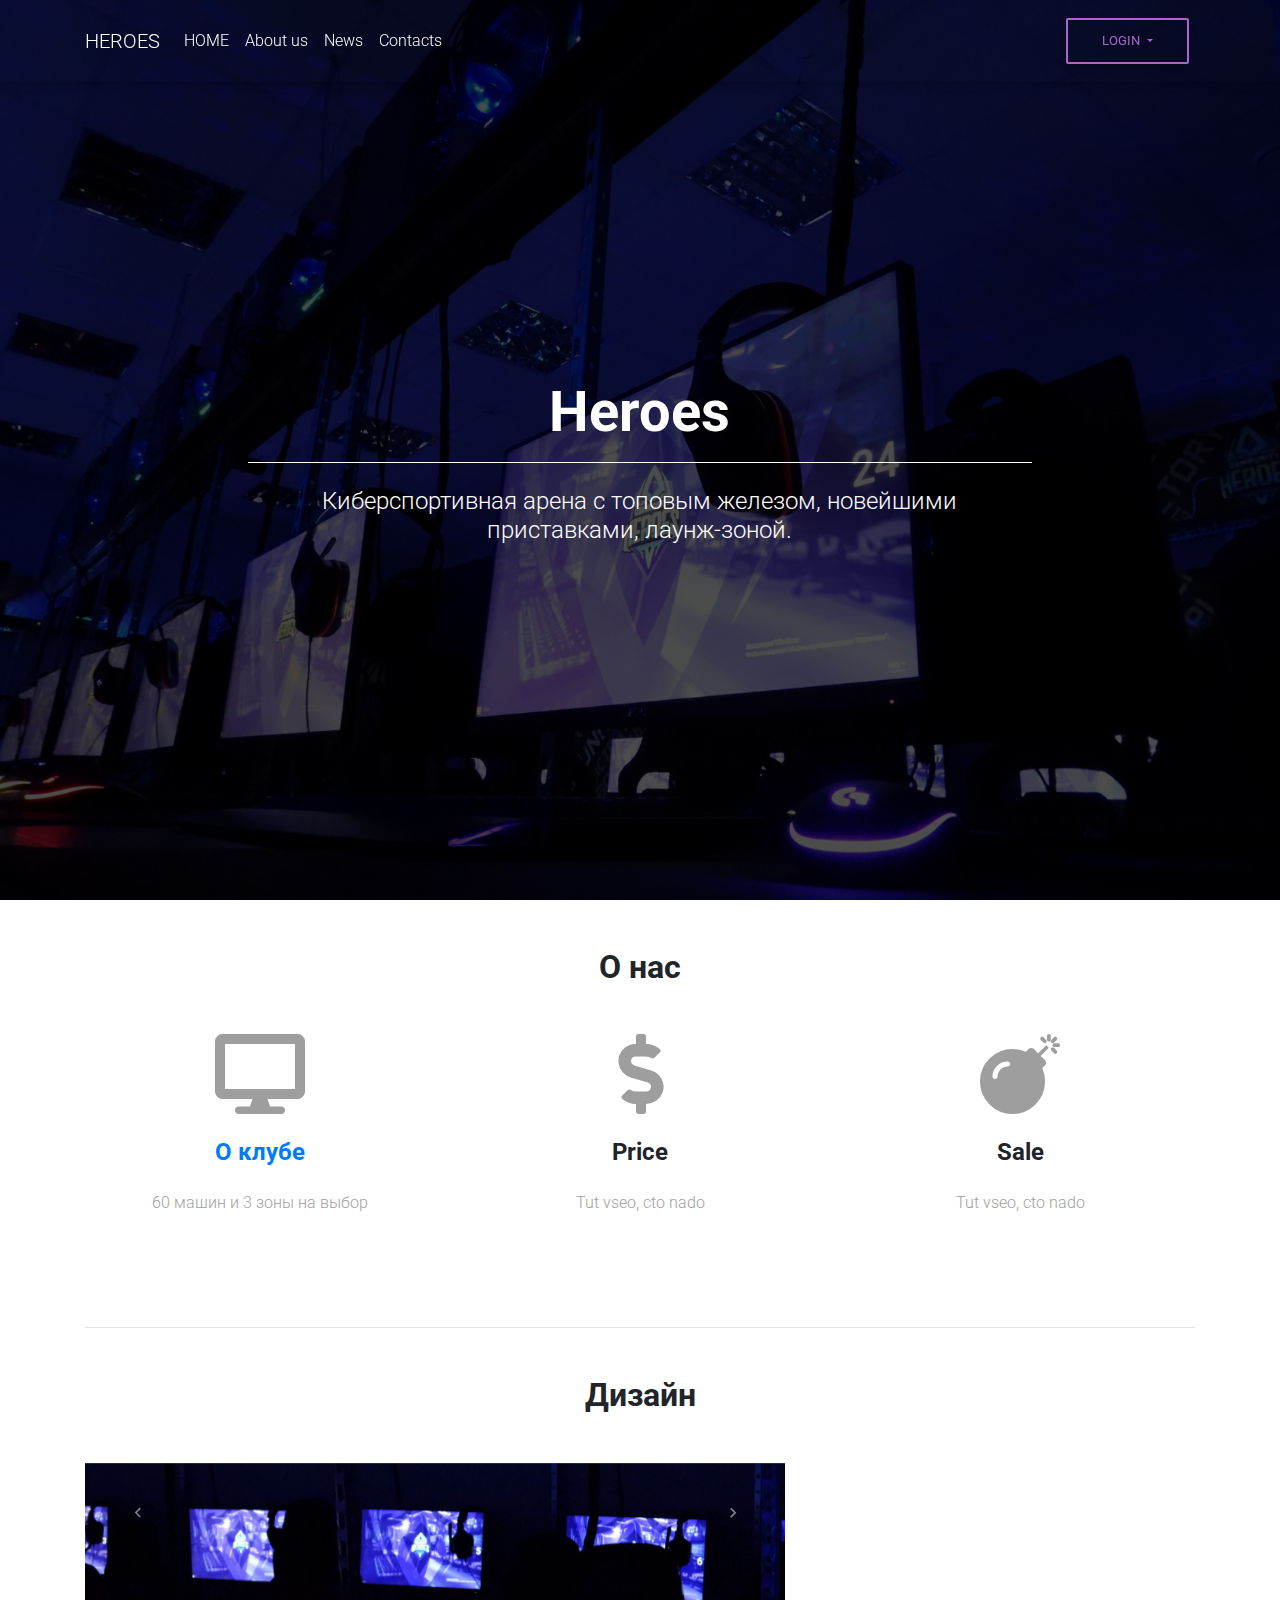
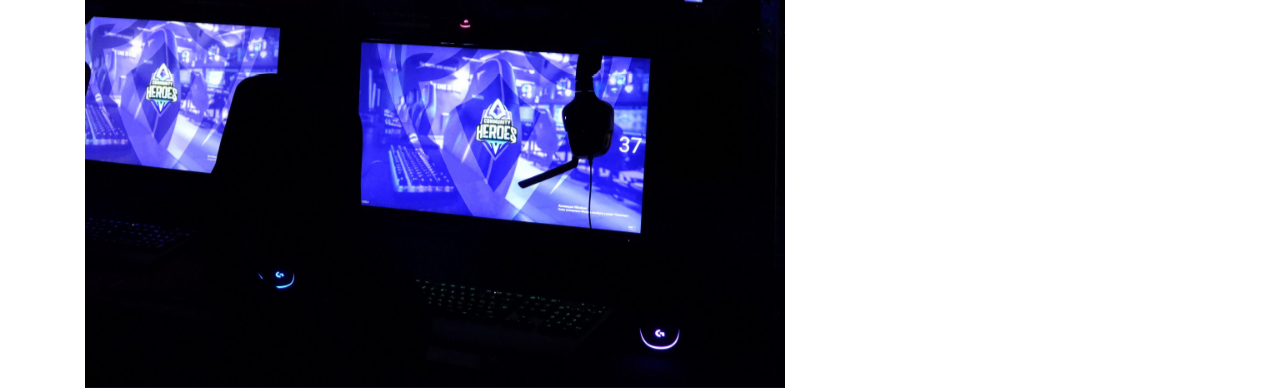
<file: index.html>
<!DOCTYPE html>
<html lang="en">
<head>
  <meta charset="UTF-8">
  <meta name="viewport" content="width=device-width, initial-scale=1, shrink-to-fit=no">
  <meta http-equiv="x-ua-compatible" content="ie=edge">
  <title>Material Design for Bootstrap</title>
  <!-- MDB icon -->
  <link rel="icon" href="img/mdb-favicon.ico" type="image/x-icon">
  <!-- Font Awesome -->
  <link rel="stylesheet" href="https://use.fontawesome.com/releases/v5.11.2/css/all.css">
  <!-- Google Fonts Roboto -->
  <link rel="stylesheet" href="https://fonts.googleapis.com/css?family=Roboto:300,400,500,700&display=swap">
  <!-- Bootstrap core CSS -->
  <link rel="stylesheet" href="css/bootstrap.min.css">
  <!-- Material Design Bootstrap -->
  <link rel="stylesheet" href="css/mdb.min.css">
  <!-- Your custom styles (optional) -->
  <link rel="stylesheet" href="css/style.css">
</head>

<body>

  <header>
    <nav class="navbar navbar-expand-lg navbar-dark fixed-top scrolling-navbar">
      <div class="container">
        <a href="#" class="navbar-brand">HEROES</a>

        <button class="navbar-toggler" type="button" data-toggle="collapse" dara-targer="#basicExampleNav" aria-controls="basicExampleNav" aria-expanded="false" aria-label="Toggle Navigation">
          <span class="navbar-toggler-icon"></span>
        </button>

        <div class="collapse navbar-collapse" id="basicExampleNav">
          <ul class="navbar-nav mr-auto smooth-scroll">
            <li class="nav-item">
              <a href="#intro" class="nav-link waves-effect waves-light">HOME</a>
            </li>
            <li class="nav-item">
              <a href="#about" class="nav-link waves-effect waves-light">About us</a>
            </li>
            <li class="nav-item">
              <a href="#news" class="nav-link waves-effect waves-light">News</a>
            </li>
            <li class="nav-item">
              <a href="#gallery" class="nav-link waves-effect waves-light">Contacts</a>
            </li>

          </ul>
          <ul class="nav navbar-nav flex-row justify-content-between ml-auto">
            <button type="button" id="dropdownMenu1" data-toggle="dropdown" class="btn btn-outline-secondary dropdown-toggle">Login <span class="caret"></span></button>
            <ul class="dropdown-menu dropdown-menu-right mt-2">
             <li class="px-3 py-2">
               <form class="form" role="form">
                <div class="form-group">
                  <input id="emailInput" placeholder="Email" class="form-control form-control-sm" type="text" required="">
                </div>
                <div class="form-group">
                  <input id="passwordInput" placeholder="Password" class="form-control form-control-sm" type="text" required="">
                </div>
                <div class="form-group">
                  <button type="submit" class="btn btn-primary btn-block">Login</button>
                </div>
                <div class="form-group text-center">
                  <small><a href="#" data-toggle="modal" data-target="#modalPassword">Forgot password?</a></small>
                </div>
              </form>
            </li>
          </ul>
        </ul>
        
      </div>   
    </div>
  </nav>

  <div id="intro" class="view">
    <div class="mask rgba-black-strong">
      <div class="container-fluid d-flex align-items-center justify-content-center h-100">
        <div class="row d-flex justify-content-center text-center">
          <div class="col-md-10">
            <h2 class="display-4 font-weight-bold white-text pt-5 mb-2">
              Heroes 
            </h2>
            <hr class="hr-light">
            <h4 class="white-text my-4">Киберспортивная арена с топовым железом, новейшими приставками, лаунж-зоной.</h4>
              <!--<button class="btn-outline-white waves-effect waves-light">Read More <i class="fa fa-book"></i>
                <div id="about" class="view"></div>
              </button>-->
            </div>
          </div>
        </div>
      </div>
    </div>
  </header>

  <main class="mt-5">
    <div class="container">
      <section id="about" class="text-center">
        <h2 class="mb-5 font-weight-bold"> О нас</h2>

        <div class="row">
          <div class="col-md-4 mb-5">
            <i class="fa fa-desktop fa-5x grey-text"></i>
            <a href="setings.html"><h4 class="my-4 font-weight-bold">О клубе</h4></a>
            
            <p class="grey-text"> 60 машин и 3 зоны на выбор</p>
          </div>
          <div class="col-md-4 mb-5">
            <i class="fa fa-dollar-sign fa-5x grey-text"></i>
            <h4 class="my-4 font-weight-bold">Price</h4>
            <p class="grey-text"> Tut vseo, cto nado</p>
          </div>
          <div class="col-md-4 mb-5">
            <i class="fa fa-bomb fa-5x grey-text"></i>
            <h4 class="my-4 font-weight-bold">Sale</h4>
            <p class="grey-text"> Tut vseo, cto nado</p>
          </div>
        </div>
      </section>
      <hr class="my-5">

      <section id="news" class="text-center">
        <h2 class="mb-5 font-weight-bold">Дизайн</h2>

        <div id="carouselExampleControls" class="carousel slide size-img " style="width:700px  " data-ride="carousel">
          <div class="carousel-inner">
            <div class="carousel-item active">
              <img class="d-block w-100" src="img/gal1.jpg" alt="First slide" >
            </div>
            <div class="carousel-item">
              <img class="d-block w-100" src="img/gal2.jpg" alt="Second slide">
            </div>
            <div class="carousel-item">
              <img class="d-block w-100" src="img/gal3.jpg" alt="Third slide">
            </div>
            <div class="carousel-item">
              <img class="d-block w-100" src="img/gal4.jpg" alt="Fourth slide">
            </div>

          </div>
          <a class="carousel-control-prev" href="#carouselExampleControls" role="button" data-slide="prev">
            <span class="carousel-control-prev-icon" aria-hidden="true"></span>
            <span class="sr-only">Previous</span>
          </a>
          <a class="carousel-control-next" href="#carouselExampleControls" role="button" data-slide="next">
            <span class="carousel-control-next-icon" aria-hidden="true"></span>
            <span class="sr-only">Next</span>
          </a>
        </div>


        
      </section>





    </div>
  </main>

  <!-- jQuery -->
  <script type="text/javascript" src="js/jquery.min.js"></script>
  <!-- Bootstrap tooltips -->
  <script type="text/javascript" src="js/popper.min.js"></script>
  <!-- Bootstrap core JavaScript -->
  <script type="text/javascript" src="js/bootstrap.min.js"></script>
  <!-- MDB core JavaScript -->
  <script type="text/javascript" src="js/mdb.min.js"></script>
  <!-- Your custom scripts (optional) -->
  <script type="text/javascript"></script>

</body>

</html>
</file>
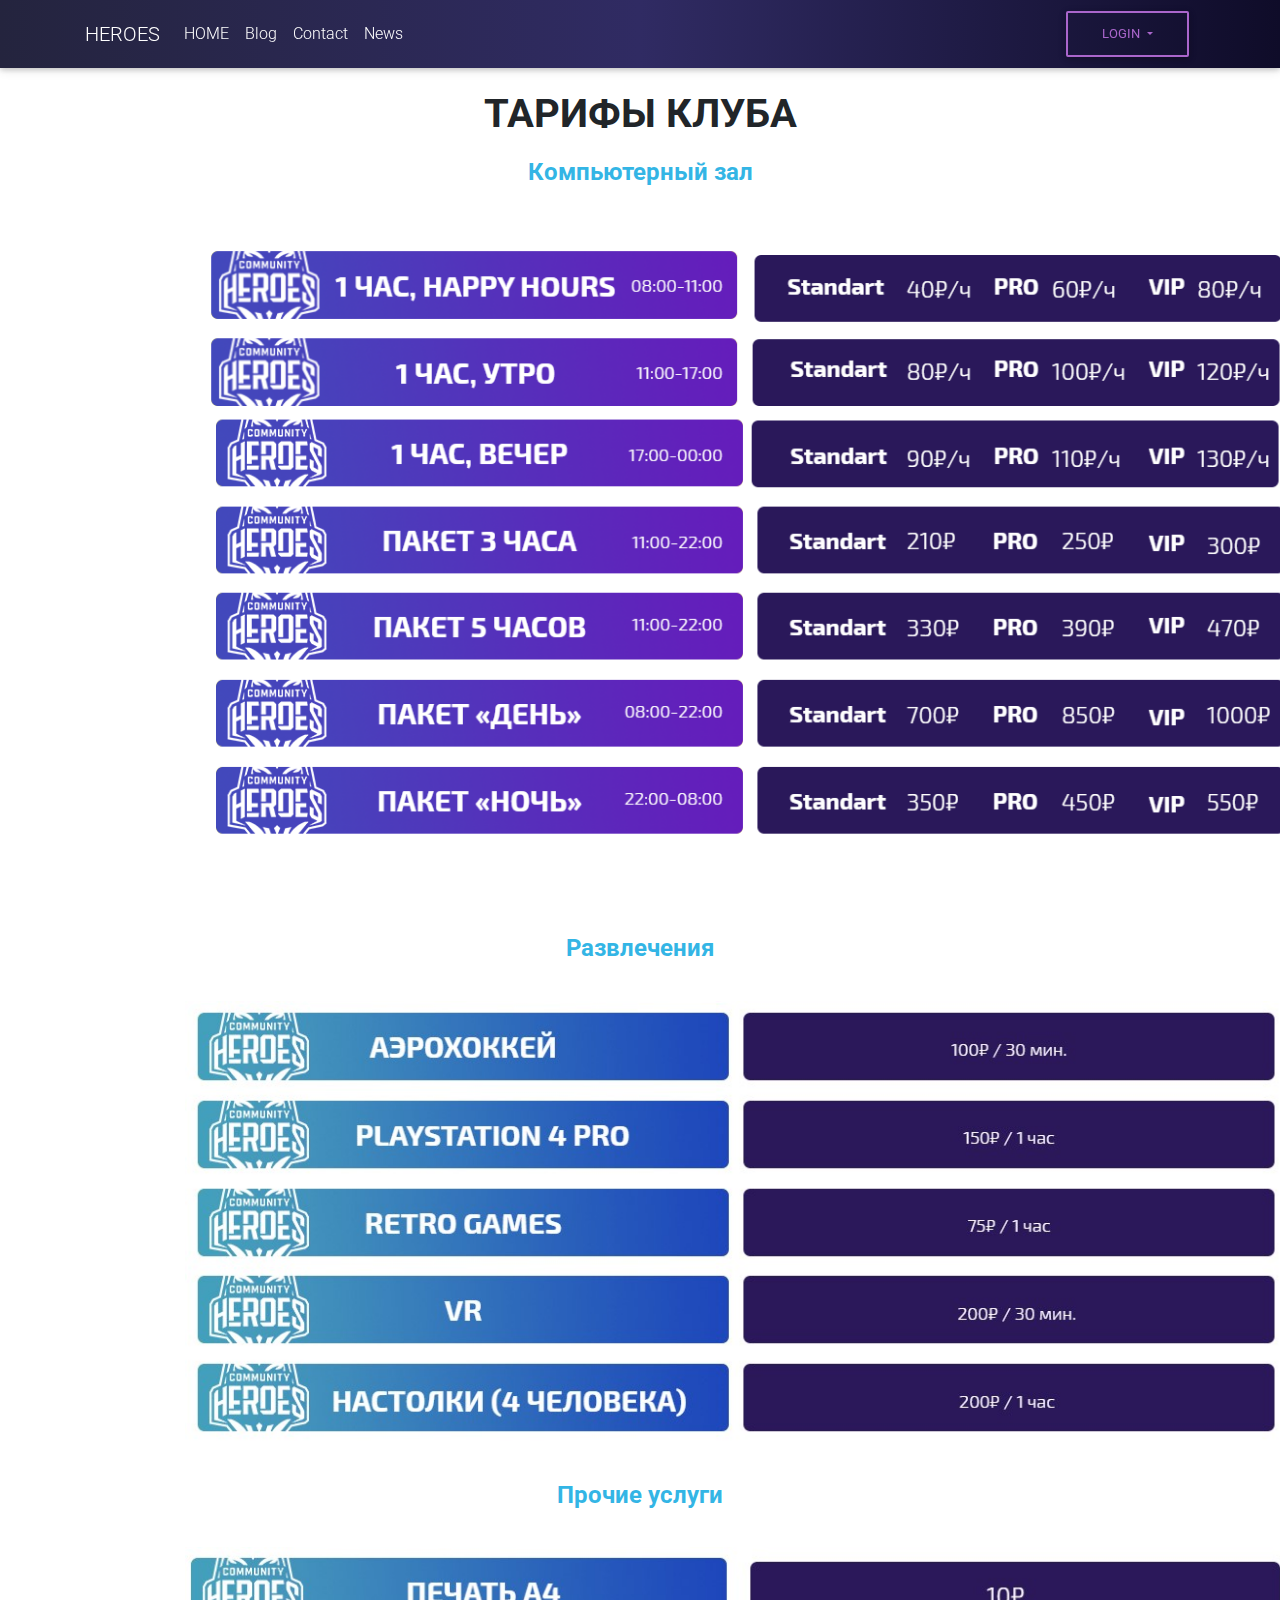
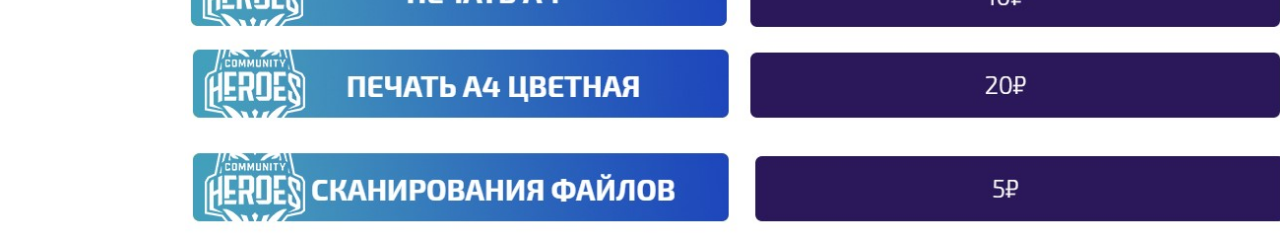
<file: price.html>
<!DOCTYPE html>
<html lang="en">
<head>
  <meta charset="UTF-8">
  <meta name="viewport" content="width=device-width, initial-scale=1, shrink-to-fit=no">
  <meta http-equiv="x-ua-compatible" content="ie=edge">
  <title>Material Design for Bootstrap</title>
  <!-- MDB icon -->
  <link rel="icon" href="img/mdb-favicon.ico" type="image/x-icon">
  <!-- Font Awesome -->
  <link rel="stylesheet" href="https://use.fontawesome.com/releases/v5.11.2/css/all.css">
  <!-- Google Fonts Roboto -->
  <link rel="stylesheet" href="https://fonts.googleapis.com/css?family=Roboto:300,400,500,700&display=swap">
  <!-- Bootstrap core CSS -->
  <link rel="stylesheet" href="css/bootstrap.min.css">
  <!-- Material Design Bootstrap -->
  <link rel="stylesheet" href="css/mdb.min.css">
  <!-- Your custom styles (optional) -->
  <link rel="stylesheet" href="css/style.css">
</head>

<body>
  <nav class="navbar navbar-expand-lg navbar-dark top-nav-collapse fixed-top scrolling-navbar main-nav">
    <div class="container">
      <a href="#" class="navbar-brand">HEROES</a>

      <button class="navbar-toggler" type="button" data-toggle="collapse" dara-targer="#basicExampleNav" aria-controls="basicExampleNav" aria-expanded="false" aria-label="Toggle Navigation">
        <span class="navbar-toggler-icon"></span>
      </button>

      <div class="collapse navbar-collapse" id="basicExampleNav">
        <ul class="navbar-nav mr-auto smooth-scroll">
          <li class="nav-item">
            <a href="#intro" class="nav-link waves-effect waves-light">HOME</a>
          </li>
          <li class="nav-item">
            <a href="#about" class="nav-link waves-effect waves-light">Blog</a>
          </li>
          <li class="nav-item">
            <a href="#examples" class="nav-link waves-effect waves-light">Contact</a>
          </li>
          <li class="nav-item">
            <a href="#gallery" class="nav-link waves-effect waves-light">News</a>
          </li>
        </ul>
        <ul class="nav navbar-nav flex-row justify-content-between ml-auto">
          <button type="button" id="dropdownMenu1" data-toggle="dropdown" class="btn btn-outline-secondary dropdown-toggle">Login <span class="caret"></span></button>
          <ul class="dropdown-menu dropdown-menu-right mt-2">
           <li class="px-3 py-2">
             <form class="form" role="form">
              <div class="form-group">
                <input id="emailInput" placeholder="Email" class="form-control form-control-sm" type="text" required="">
              </div>
              <div class="form-group">
                <input id="passwordInput" placeholder="Password" class="form-control form-control-sm" type="text" required="">
              </div>
              <div class="form-group">
                <button type="submit" class="btn btn-primary btn-block">Login</button>
              </div>
              <div class="form-group text-center">
                <small><a href="#" data-toggle="modal" data-target="#modalPassword">Forgot password?</a></small>
              </div>
            </form>
          </li>
        </ul>
      </ul>
    </div>
  </div>
</nav>



<section id="examples" class="text-center">
  <h1 class=" font-weight-bold parent">ТАРИФЫ КЛУБА</h1>
  <h4 class="font-weight-bold text-info" style="margin-top:20px">Компьютерный зал</h4>
  <div class="row">
    <div class="img-centr" >  
      <img src="img/price.png" alt=""  style="width:100%">
    </div>
  </div>
  <h4 class="font-weight-bold text-info" style="margin-top:20px">Развлечения</h4>
  <div class="row">
    <div class="img-centr" >  
      <img src="img/price2.jpg" alt=""  style="width:100%">
    </div>
  </div>
  <h4 class="font-weight-bold text-info" style="margin-top:40px">Прочие услуги</h4>
  <div class="row">
    <div class="img-centr" >  
      <img src="img/price3.jpg" alt=""  style="width:100%">
    </div>
  </div>
</section>







 <!-- jQuery -->
  <script type="text/javascript" src="js/jquery.min.js"></script>
  <!-- Bootstrap tooltips -->
  <script type="text/javascript" src="js/popper.min.js"></script>
  <!-- Bootstrap core JavaScript -->
  <script type="text/javascript" src="js/bootstrap.min.js"></script>
  <!-- MDB core JavaScript -->
  <script type="text/javascript" src="js/mdb.min.js"></script>
  <!-- Your custom scripts (optional) -->
  <script type="text/javascript"></script>
</body>
</html>
</file>
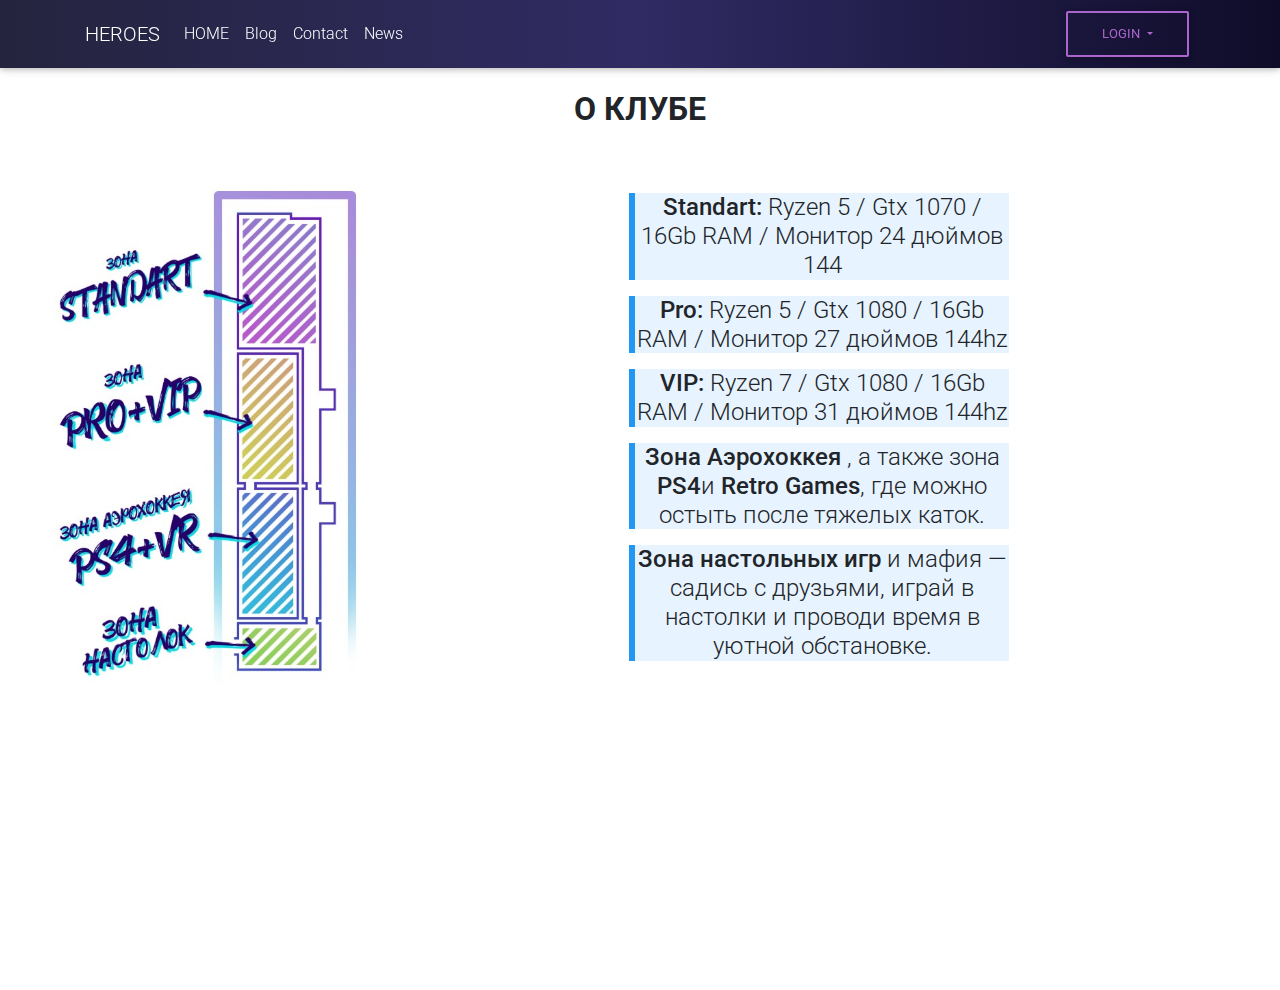
<file: setings.html>
<!DOCTYPE html>
<html lang="en">
<head>
  <meta charset="UTF-8">
  <meta name="viewport" content="width=device-width, initial-scale=1, shrink-to-fit=no">
  <meta http-equiv="x-ua-compatible" content="ie=edge">
  <title>Material Design for Bootstrap</title>
  <!-- MDB icon -->
  <link rel="icon" href="img/mdb-favicon.ico" type="image/x-icon">
  <!-- Font Awesome -->
  <link rel="stylesheet" href="https://use.fontawesome.com/releases/v5.11.2/css/all.css">
  <!-- Google Fonts Roboto -->
  <link rel="stylesheet" href="https://fonts.googleapis.com/css?family=Roboto:300,400,500,700&display=swap">
  <!-- Bootstrap core CSS -->
  <link rel="stylesheet" href="css/bootstrap.min.css">
  <!-- Material Design Bootstrap -->
  <link rel="stylesheet" href="css/mdb.min.css">
  <!-- Your custom styles (optional) -->
  <link rel="stylesheet" href="css/style.css">
</head>

<body>
  <nav class="navbar navbar-expand-lg navbar-dark top-nav-collapse fixed-top scrolling-navbar main-nav ">
    <div class="container">
      <a href="#" class="navbar-brand">HEROES</a>

      <button class="navbar-toggler" type="button" data-toggle="collapse" dara-targer="#basicExampleNav" aria-controls="basicExampleNav" aria-expanded="false" aria-label="Toggle Navigation">
        <span class="navbar-toggler-icon"></span>
      </button>

      <div class="collapse navbar-collapse" id="basicExampleNav">
        <ul class="navbar-nav mr-auto smooth-scroll">
          <li class="nav-item">
            <a href="#intro" class="nav-link waves-effect waves-light">HOME</a>
          </li>
          <li class="nav-item">
            <a href="#about" class="nav-link waves-effect waves-light">Blog</a>
          </li>
          <li class="nav-item">
            <a href="#examples" class="nav-link waves-effect waves-light">Contact</a>
          </li>
          <li class="nav-item">
            <a href="#gallery" class="nav-link waves-effect waves-light">News</a>
          </li>
        </ul>
        <ul class="nav navbar-nav flex-row justify-content-between ml-auto">
          <button type="button" id="dropdownMenu1" data-toggle="dropdown" class="btn btn-outline-secondary dropdown-toggle">Login <span class="caret"></span></button>
          <ul class="dropdown-menu dropdown-menu-right mt-2">
           <li class="px-3 py-2">
             <form class="form" role="form">
              <div class="form-group">
                <input id="emailInput" placeholder="Email" class="form-control form-control-sm" type="text" required="">
              </div>
              <div class="form-group">
                <input id="passwordInput" placeholder="Password" class="form-control form-control-sm" type="text" required="">
              </div>
              <div class="form-group">
                <button type="submit" class="btn btn-primary btn-block">Login</button>
              </div>
              <div class="form-group text-center">
                <small><a href="#" data-toggle="modal" data-target="#modalPassword">Forgot password?</a></small>
              </div>
            </form>
          </li>
        </ul>
      </ul>
    </div>
  </div>
</nav>



<section id="examples" class="text-center">
  <h2 class=" font-weight-bold parent">О КЛУБЕ</h2>
  <div class="row">
    <div class="col-md-4 col-md-push-12 " style="margin-top:40px">  
      <img src="img/about1.jpg" alt="" class="img-flid" style="width:85%">
    </div>
    <div class="col-md-5 col-md-pull-4 for-settings" >
      <h4>
        <p class="info"><strong>Standart: </strong> Ryzen 5 / Gtx 1070 /  16Gb RAM / Монитор 24 дюймов 144</p>
      </h4>
      <h4>
        <p class="info"><strong>Pro: </strong>Ryzen 5 / Gtx 1080 / 16Gb RAM / Монитор 27 дюймов 144hz</p></h4>
        <h4>
          <p class="info"><strong>VIP: </strong> Ryzen 7 / Gtx 1080 / 16Gb RAM / Монитор 31 дюймов 144hz</p></h4>
          <h4>
            <p class="info"><strong>Зона Аэрохоккея </strong>, а также зона <strong> PS4</strong>и   <strong> Retro Games</strong>, где можно остыть после тяжелых каток.</p></h4>
            <h4>
              <p class="info"><strong>Зона настольных игр </strong> и мафия — садись с друзьями, играй в настолки и проводи время в уютной обстановке.</p></h4>
            </div>
          </div>
        </section>


         <!-- jQuery -->
  <script type="text/javascript" src="js/jquery.min.js"></script>
  <!-- Bootstrap tooltips -->
  <script type="text/javascript" src="js/popper.min.js"></script>
  <!-- Bootstrap core JavaScript -->
  <script type="text/javascript" src="js/bootstrap.min.js"></script>
  <!-- MDB core JavaScript -->
  <script type="text/javascript" src="js/mdb.min.js"></script>
  <!-- Your custom scripts (optional) -->
  <script type="text/javascript"></script>




      </body>
      </html>
</file>
<file: css/style.css>
html, body, header, #intro{
	height: 100%
}
#intro{
	background: url(../img/main.jpg) no-repeat center center fixed;
	-webkit-background-size: conver;
	background-size: cover;
}

.top-nav-collapse,.main-nav{
	background: #0f0c29;  /* fallback for old browsers */
background: -webkit-linear-gradient(to right, #24243e, #302b63, #0f0c29);  /* Chrome 10-25, Safari 5.1-6 */
background: linear-gradient(to right, #24243e, #302b63, #0f0c29); /* W3C, IE 10+/ Edge, Firefox 16+, Chrome 26+, Opera 12+, Safari 7+ */

}


.without{
	background-color: -webkit-linear-gradient(to right, #24243e, #302b63, #0f0c29);
}

.parent{
	 margin-top: 90px;
}

@media (max-width: 768px){
	.navbar:not(.top-nav-collapse){
		background: #24355C;
	}
}
.info {
  background-color: #e7f3fe;
  border-left: 6px solid #2196F3;
}
.for-settings{
	padding-left: 150px ;
	margin-top:57px ;
	font-weight: 400;
	line-height: 1.55;
	margin-left:57px; 
}

button:focus {
    outline: 0;
}

.navbar .dropdown-menu .form-control {
    width: 200px;
}

.img-centr{
	margin-top:30px;
	margin-left: 200px;
}


.size-img{
	height:100px ;
	width:100px;
}
</file>
